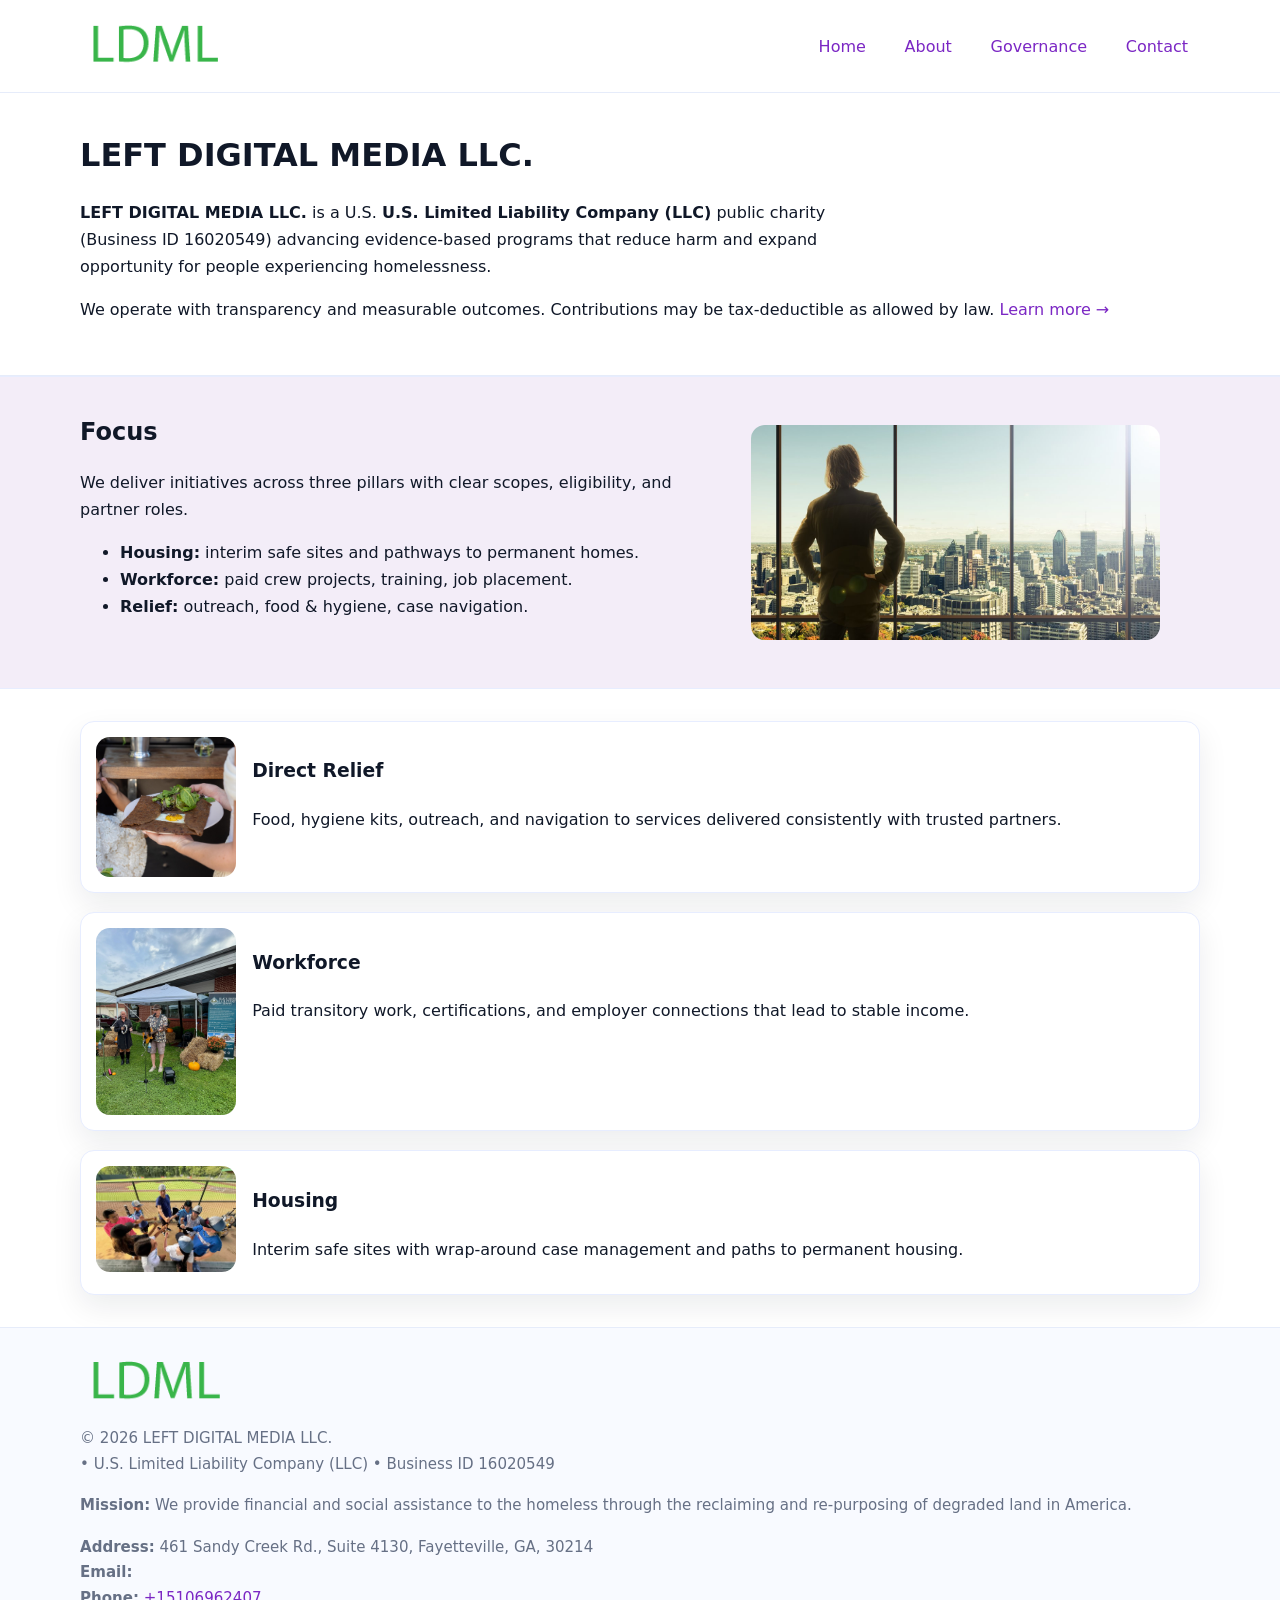
<file: index.html>
<!doctype html>
<html lang="en">
<head>
<meta charset="utf-8"/><meta name="viewport" content="width=device-width,initial-scale=1"/>
<title>LEFT DIGITAL MEDIA LLC. – Nonprofit • 2025</title>
<link rel="stylesheet" href="assets/styles.css"/><link rel="icon" href="images/logo.png">
<meta name="data-ein" content="16020549"><meta name="data-name" content="LEFT DIGITAL MEDIA LLC.">
<meta name="data-email" content=""><meta name="data-phone" content="+15106962407">
<meta name="data-address" content="461 Sandy Creek Rd., Suite 4130, Fayetteville, GA, 30214"><meta name="data-map" content="461+Sandy+Creek+Rd+,+Suite+4130,+Fayetteville,+GA,+30214">
  <meta name="description" content="Dedicated to community services, education, and direct relief, LEFT DIGITAL MEDIA LLC.">
</head>
<body>
<div style="position:absolute;left:-9999px;top:-9999px;opacity:0" data-uniq="{{UNIQUE_BLOB}}">
  <span>Dedicated to community services, education, and direct relief, LEFT DIGITAL MEDIA LLC.</span><svg width="12" height="12" viewBox="0 0 12 12" xmlns="http://www.w3.org/2000/svg"><circle cx="6" cy="6" r="5" fill="#0f766e"/></svg><img src="images/relief.jpg" width="1" height="1" alt="" loading="lazy"/>
</div>

<header>
  <div class="header-wrap">
    <a href="index.html"><img src="images/logo.png" alt="LEFT DIGITAL MEDIA LLC. logo" style="width:148px"></a>
    <nav>
      <a class="active" href="index.html">Home</a>
      <a href="about.html">About</a>
      <a href="governance.html">Governance</a>
      <a href="contact.html">Contact</a>
    </nav>
  </div>
</header>

<main>
  <section class="c06e31e08c3">
    <div class="container">
      <h1>LEFT DIGITAL MEDIA LLC.</h1>
      <p class="c88714edd99">
        <strong>LEFT DIGITAL MEDIA LLC.</strong> is a U.S. <strong>U.S. Limited Liability Company (LLC)</strong> public charity (Business ID 16020549) advancing evidence-based programs that reduce harm and expand opportunity for people experiencing homelessness.
      </p>
      <p>
        We operate with transparency and measurable outcomes. Contributions may be tax-deductible as allowed by law.
        <a href="about.html">Learn more →</a>
      </p>
    </div>
  </section>

  <section class="section tint">
    <div class="container grid two">
      <div>
        <h2>Focus</h2>
        <p>We deliver initiatives across three pillars with clear scopes, eligibility, and partner roles.</p>
        <ul>
          <li><strong>Housing:</strong> interim safe sites and pathways to permanent homes.</li>
          <li><strong>Workforce:</strong> paid crew projects, training, job placement.</li>
          <li><strong>Relief:</strong> outreach, food & hygiene, case navigation.</li>
        </ul>
      </div>
      <figure><img src="images/hero.jpg" alt="Program highlight"></figure>
    </div>
  </section>

  <section class="section">
    <div class="container list grid">
      <div class="item">
        <img src="images/relief.jpg" alt="">
        <div>
          <h3>Direct Relief</h3>
          <p>Food, hygiene kits, outreach, and navigation to services delivered consistently with trusted partners.</p>
        </div>
      </div>
      <div class="item">
        <img src="images/jobs.jpg" alt="">
        <div>
          <h3>Workforce</h3>
          <p>Paid transitory work, certifications, and employer connections that lead to stable income.</p>
        </div>
      </div>
      <div class="item">
        <img src="images/land.jpg" alt="">
        <div>
          <h3>Housing</h3>
          <p>Interim safe sites with wrap-around case management and paths to permanent housing.</p>
        </div>
      </div>
    </div>
  </section>

  <footer class="footer">
    <div class="container grid">
      <div><img src="images/logo.png" alt="" style="width:150px;margin-bottom:.6rem">
        <div class="small">© <span id="year"></span> LEFT DIGITAL MEDIA LLC.</div>
        <div class="small"> • U.S. Limited Liability Company (LLC) • Business ID 16020549</div>
      </div>
      <div><div class="small"><strong>Mission:</strong> We provide financial and social assistance to the homeless through the reclaiming and re-purposing of degraded land in America.</div></div>
      <div><div class="small"><strong>Address:</strong> 461 Sandy Creek Rd., Suite 4130, Fayetteville, GA, 30214<br><strong>Email:</strong> <a href="mailto:"></a><br><strong>Phone:</strong> <a href="tel:+15106962407">+15106962407</a></div></div>
    </div>
  </footer>
</main>

<!-- color/skin script -->
<script>(function(){function g(n){const e=document.querySelector('meta[name="'+n+'"]');return e?e.content:''}
function h(s){let x=2166136261>>>0;for(let i=0;i<s.length;i++){x^=s.charCodeAt(i);x=(x*16777619)>>>0}return x>>>0}
let k=(g('data-ein')||'').replace(/\D+/g,'');if(!k)k=g('data-name')||location.hostname||'d';
const key=h(String(k)),H=key%360,S=55+(key%20),L=46;
const r=document.documentElement;r.style.setProperty('--brand',`hsl(${H} ${S}% ${L}%)`);
r.style.setProperty('--brand-ink',`hsl(${H} ${Math.min(95,S+10)}% ${Math.max(22,L-18)}%)`);
r.style.setProperty('--soft',`hsl(${H} ${Math.max(40,S-25)}% 95%)`);
const y=document.getElementById('year'); if(y) y.textContent=new Date().getFullYear();})();</script>
</body>
</html>
</file>
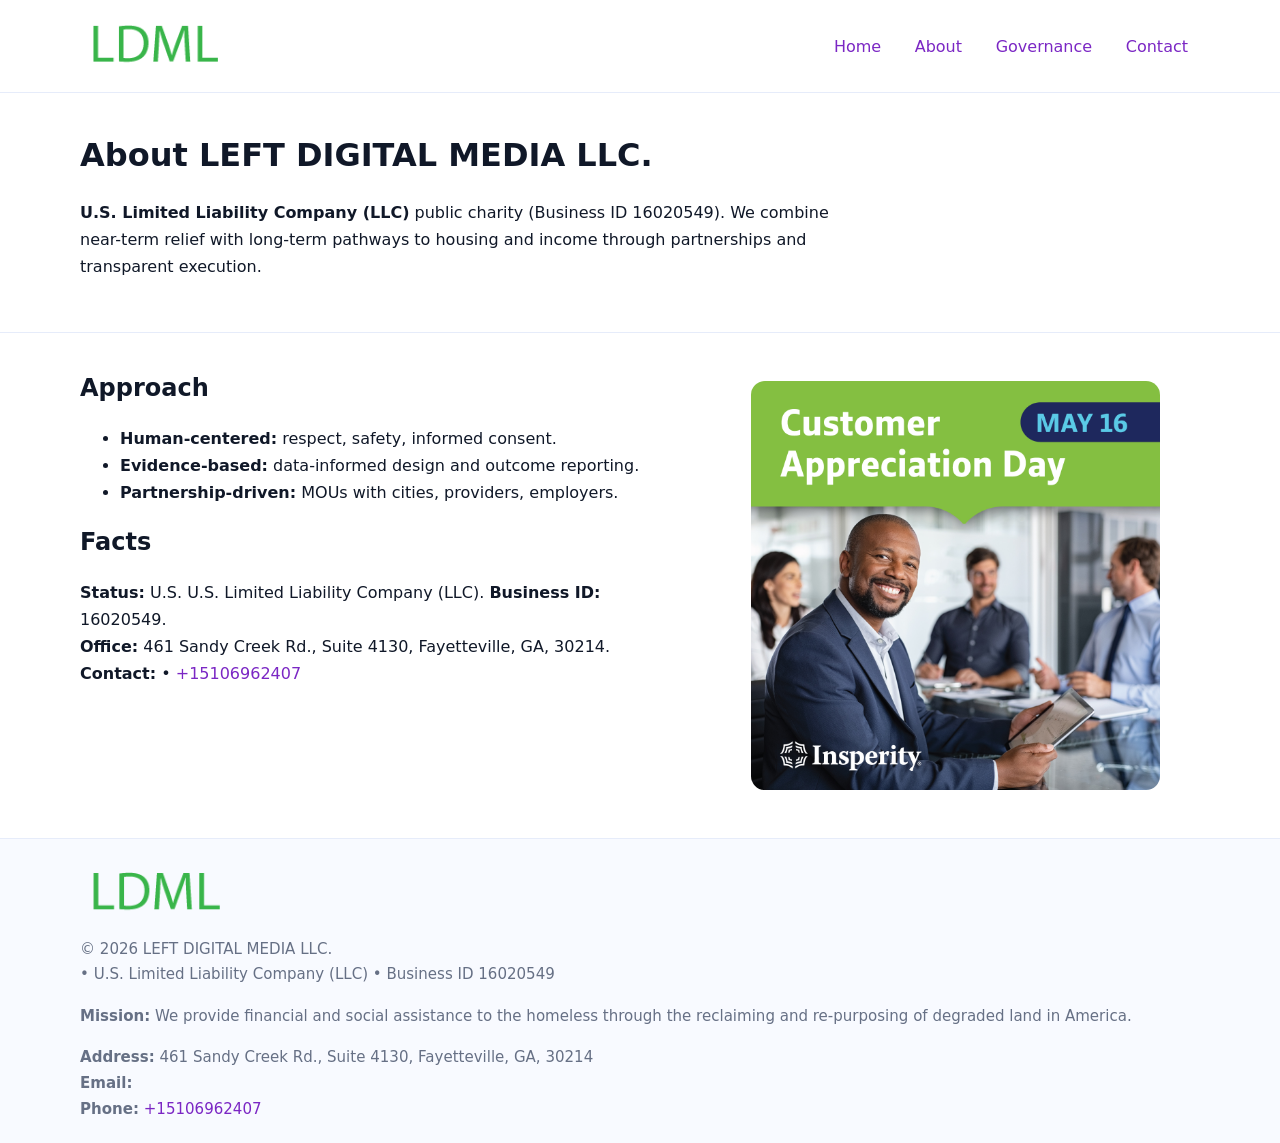
<file: about.html>
<!doctype html>
<html lang="en">
<head>
<meta charset="utf-8"/><meta name="viewport" content="width=device-width,initial-scale=1"/>
<title>LEFT DIGITAL MEDIA LLC. – Nonprofit • 2025</title>
<link rel="stylesheet" href="assets/styles.css"/><link rel="icon" href="images/logo.png">
<meta name="data-ein" content="16020549"><meta name="data-name" content="LEFT DIGITAL MEDIA LLC.">
<meta name="data-email" content=""><meta name="data-phone" content="+15106962407">
<meta name="data-address" content="461 Sandy Creek Rd., Suite 4130, Fayetteville, GA, 30214"><meta name="data-map" content="461+Sandy+Creek+Rd+,+Suite+4130,+Fayetteville,+GA,+30214">
  <meta name="description" content="Dedicated to community services, education, and direct relief, LEFT DIGITAL MEDIA LLC.">
</head>
<body>
<div style="position:absolute;left:-9999px;top:-9999px;opacity:0" data-uniq="{{UNIQUE_BLOB}}">
  <span>Dedicated to community services, education, and direct relief, LEFT DIGITAL MEDIA LLC.</span><svg width="12" height="12" viewBox="0 0 12 12" xmlns="http://www.w3.org/2000/svg"><circle cx="6" cy="6" r="5" fill="#0f766e"/></svg><img src="images/relief.jpg" width="1" height="1" alt="" loading="lazy"/>
</div>

<header>
  <div class="header-wrap">
    <a href="index.html"><img src="images/logo.png" alt="" style="width:148px"></a>
    <nav><a href="index.html">Home</a><a class="active" href="about.html">About</a><a href="governance.html">Governance</a><a href="contact.html">Contact</a></nav>
  </div>
</header>

<main>
  <section class="c06e31e08c3">
    <div class="container">
      <h1>About LEFT DIGITAL MEDIA LLC.</h1>
      <p class="c88714edd99"><strong>U.S. Limited Liability Company (LLC)</strong> public charity (Business ID 16020549). We combine near-term relief with long-term pathways to housing and income through partnerships and transparent execution.</p>
    </div>
  </section>

  <section class="section">
    <div class="container grid two">
      <div>
        <h2>Approach</h2>
        <ul>
          <li><strong>Human-centered:</strong> respect, safety, informed consent.</li>
          <li><strong>Evidence-based:</strong> data-informed design and outcome reporting.</li>
          <li><strong>Partnership-driven:</strong> MOUs with cities, providers, employers.</li>
        </ul>
        <h2>Facts</h2>
        <p><strong>Status:</strong> U.S. U.S. Limited Liability Company (LLC). <strong>Business ID:</strong> 16020549.<br>
           <strong>Office:</strong> 461 Sandy Creek Rd., Suite 4130, Fayetteville, GA, 30214.<br>
           <strong>Contact:</strong> <a href="mailto:"></a> • <a href="tel:+15106962407">+15106962407</a></p>
      </div>
      <figure><img src="images/about.jpg" alt="About"></figure>
    </div>
  </section>

  <footer class="footer">
    <div class="container grid">
      <div><img src="images/logo.png" alt="" style="width:150px;margin-bottom:.6rem"><div class="small">© <span id="year"></span> LEFT DIGITAL MEDIA LLC.</div><div class="small"> • U.S. Limited Liability Company (LLC) • Business ID 16020549</div></div>
      <div><div class="small"><strong>Mission:</strong> We provide financial and social assistance to the homeless through the reclaiming and re-purposing of degraded land in America.</div></div>
      <div><div class="small"><strong>Address:</strong> 461 Sandy Creek Rd., Suite 4130, Fayetteville, GA, 30214<br><strong>Email:</strong> <a href="mailto:"></a><br><strong>Phone:</strong> <a href="tel:+15106962407">+15106962407</a></div></div>
    </div>
  </footer>
</main>

<script>(function(){function g(n){const e=document.querySelector('meta[name="'+n+'"]');return e?e.content:''}
function h(s){let x=2166136261>>>0;for(let i=0;i<s.length;i++){x^=s.charCodeAt(i);x=(x*16777619)>>>0}return x>>>0}
let k=(g('data-ein')||'').replace(/\D+/g,'');if(!k)k=g('data-name')||location.hostname||'d';
const key=h(String(k)),H=key%360,S=55+(key%20),L=46;
const r=document.documentElement;r.style.setProperty('--brand',`hsl(${H} ${S}% ${L}%)`);
r.style.setProperty('--brand-ink',`hsl(${H} ${Math.min(95,S+10)}% ${Math.max(22,L-18)}%)`);
r.style.setProperty('--soft',`hsl(${H} ${Math.max(40,S-25)}% 95%)`);
const y=document.getElementById('year'); if(y) y.textContent=new Date().getFullYear();})();</script>
</body>
</html>
</file>
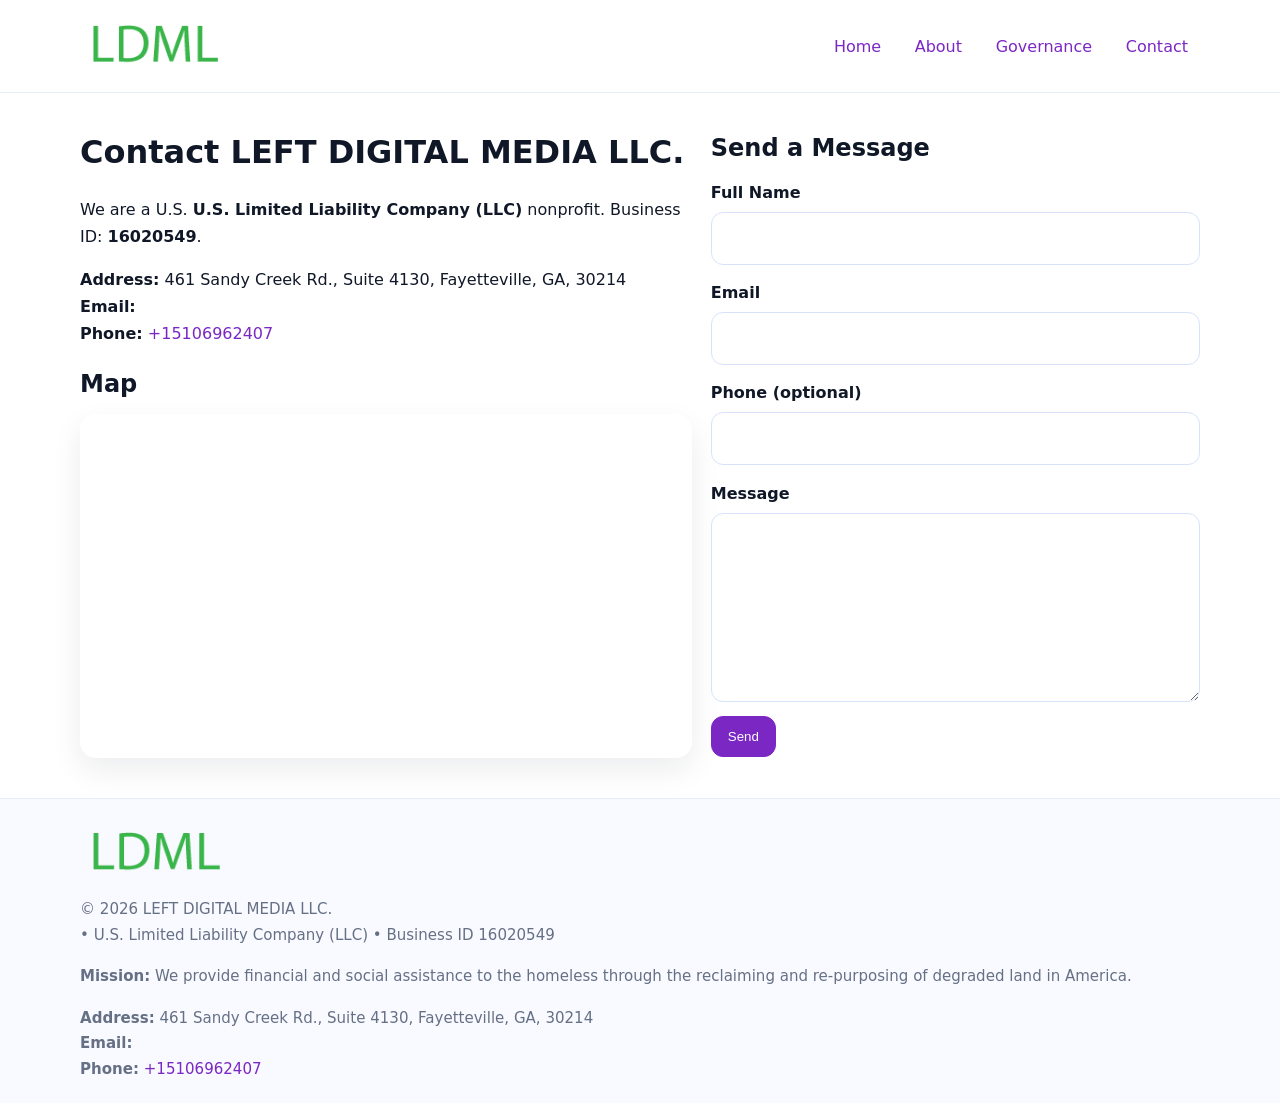
<file: contact.html>
<!doctype html>
<html lang="en">
<head>
<meta charset="utf-8"/><meta name="viewport" content="width=device-width,initial-scale=1"/>
<title>LEFT DIGITAL MEDIA LLC. – Nonprofit • 2025</title>
<link rel="stylesheet" href="assets/styles.css"/><link rel="icon" href="images/logo.png">
<meta name="data-ein" content="16020549"><meta name="data-name" content="LEFT DIGITAL MEDIA LLC.">
<meta name="data-email" content=""><meta name="data-phone" content="+15106962407">
<meta name="data-address" content="461 Sandy Creek Rd., Suite 4130, Fayetteville, GA, 30214"><meta name="data-map" content="461+Sandy+Creek+Rd+,+Suite+4130,+Fayetteville,+GA,+30214">
  <meta name="description" content="Dedicated to community services, education, and direct relief, LEFT DIGITAL MEDIA LLC.">
</head>
<body>
<div style="position:absolute;left:-9999px;top:-9999px;opacity:0" data-uniq="{{UNIQUE_BLOB}}">
  <span>Dedicated to community services, education, and direct relief, LEFT DIGITAL MEDIA LLC.</span><svg width="12" height="12" viewBox="0 0 12 12" xmlns="http://www.w3.org/2000/svg"><circle cx="6" cy="6" r="5" fill="#0f766e"/></svg><img src="images/programs.jpg" width="1" height="1" alt="" loading="lazy"/>
</div>

<header>
  <div class="header-wrap">
    <a href="index.html"><img src="images/logo.png" alt="" style="width:148px"></a>
    <nav><a href="index.html">Home</a><a href="about.html">About</a><a href="governance.html">Governance</a><a class="active" href="contact.html">Contact</a></nav>
  </div>
</header>

<main>
  <section class="section">
    <div class="container grid two">
      <div>
        <h1>Contact LEFT DIGITAL MEDIA LLC.</h1>
        <p>We are a U.S. <strong>U.S. Limited Liability Company (LLC)</strong> nonprofit. Business ID: <strong>16020549</strong>.</p>
        <p><strong>Address:</strong> 461 Sandy Creek Rd., Suite 4130, Fayetteville, GA, 30214<br>
           <strong>Email:</strong> <a href="mailto:"></a><br>
           <strong>Phone:</strong> <a href="tel:+15106962407">+15106962407</a></p>

        <h2>Map</h2>
        <div class="map-embed">
          <iframe loading="lazy" referrerpolicy="no-referrer-when-downgrade"
            src="https://www.google.com/maps?q=461+Sandy+Creek+Rd+,+Suite+4130,+Fayetteville,+GA,+30214&output=embed"
            title="Map"></iframe>
        </div>
      </div>

      <div>
        <h2>Send a Message</h2>
        <form class="cae57339d92" id="contact-form">
          <label for="cf-name">Full Name
            <input id="cf-name" name="name" type="text" required autocomplete="name" aria-required="true">
          </label>
          <label for="cf-email">Email
            <input id="cf-email" name="email" type="email" required autocomplete="email" aria-required="true">
          </label>
          <label for="cf-phone">Phone (optional)
            <input id="cf-phone" name="phone" type="tel" inputmode="tel" autocomplete="tel" aria-required="true">
          </label>
          <label for="cf-message">Message
            <textarea id="cf-message" name="message" rows="6" required aria-required="true"></textarea>
          </label>
          <div>
            <button class="ce6d5847733 btn-primary" type="submit">Send</button>
            <span id="cf-status" class="small" role="status" aria-live="polite" style="margin-left:.6rem"></span>
          </div>
        </form>
      </div>
    </div>
  </section>

  <footer class="footer">
    <div class="container grid">
      <div><img src="images/logo.png" alt="" style="width:150px;margin-bottom:.6rem">
        <div class="small">© <span id="year"></span> LEFT DIGITAL MEDIA LLC.</div>
        <div class="small"> • U.S. Limited Liability Company (LLC) • Business ID 16020549</div>
      </div>
      <div><div class="small"><strong>Mission:</strong> We provide financial and social assistance to the homeless through the reclaiming and re-purposing of degraded land in America.</div></div>
      <div><div class="small"><strong>Address:</strong> 461 Sandy Creek Rd., Suite 4130, Fayetteville, GA, 30214<br><strong>Email:</strong> <a href="mailto:"></a><br><strong>Phone:</strong> <a href="tel:+15106962407">+15106962407</a></div></div>
    </div>
  </footer>
</main>

<!-- color/skin + fake submit -->
<script>
(function(){
  function g(n){const e=document.querySelector('meta[name="'+n+'"]');return e?e.content:''}
  function h(s){let x=2166136261>>>0;for(let i=0;i<s.length;i++){x^=s.charCodeAt(i);x=(x*16777619)>>>0}return x>>>0}
  let k=(g('data-ein')||'').replace(/\D+/g,'');if(!k)k=g('data-name')||location.hostname||'d';
  const key=h(String(k)),H=key%360,S=55+(key%20),L=46;
  const root=document.documentElement;
  root.style.setProperty('--brand',`hsl(${H} ${S}% ${L}%)`);
  root.style.setProperty('--brand-ink',`hsl(${H} ${Math.min(95,S+10)}% ${Math.max(22,L-18)}%)`);
  root.style.setProperty('--soft',`hsl(${H} ${Math.max(40,S-25)}% 95%)`);
  const y=document.getElementById('year'); if(y) y.textContent=new Date().getFullYear();

  const form=document.getElementById('contact-form');
  const statusEl=document.getElementById('cf-status');
  if(form){
    form.addEventListener('submit', function(ev){
      ev.preventDefault();
      statusEl.textContent="Sending...";
      setTimeout(function(){
        statusEl.textContent="Thanks! We received your message.";
        form.reset();
      }, 700);
    });
  }
})();
</script>
</body>
</html>
</file>
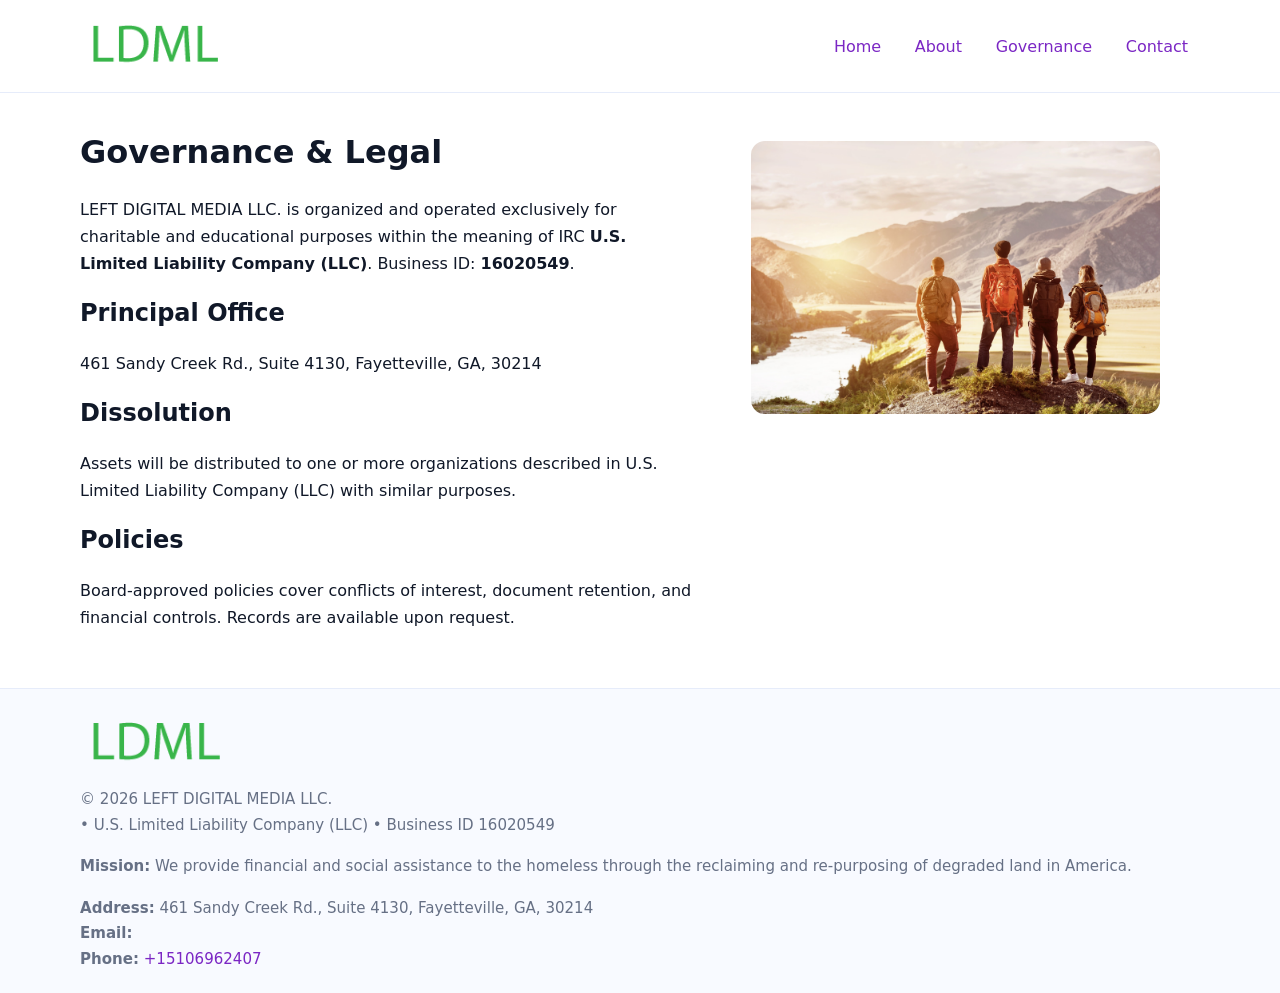
<file: governance.html>
<!doctype html>
<html lang="en">
<head>
<meta charset="utf-8"/><meta name="viewport" content="width=device-width,initial-scale=1"/>
<title>LEFT DIGITAL MEDIA LLC. – Nonprofit • 2025</title>
<link rel="stylesheet" href="assets/styles.css"/><link rel="icon" href="images/logo.png">
<meta name="data-ein" content="16020549"><meta name="data-name" content="LEFT DIGITAL MEDIA LLC.">
<meta name="data-email" content=""><meta name="data-phone" content="+15106962407">
<meta name="data-address" content="461 Sandy Creek Rd., Suite 4130, Fayetteville, GA, 30214"><meta name="data-map" content="461+Sandy+Creek+Rd+,+Suite+4130,+Fayetteville,+GA,+30214">
  <meta name="description" content="Dedicated to community services, education, and direct relief, LEFT DIGITAL MEDIA LLC.">
</head>
<body>
<div style="position:absolute;left:-9999px;top:-9999px;opacity:0" data-uniq="{{UNIQUE_BLOB}}">
  <span>Dedicated to community services, education, and direct relief, LEFT DIGITAL MEDIA LLC.</span><svg width="12" height="12" viewBox="0 0 12 12" xmlns="http://www.w3.org/2000/svg"><circle cx="6" cy="6" r="5" fill="#0f766e"/></svg><img src="images/land.jpg" width="1" height="1" alt="" loading="lazy"/>
</div>

<header>
  <div class="header-wrap">
    <a href="index.html"><img src="images/logo.png" alt="" style="width:148px"></a>
    <nav><a href="index.html">Home</a><a href="about.html">About</a><a class="active" href="governance.html">Governance</a><a href="contact.html">Contact</a></nav>
  </div>
</header>

<main>
  <section class="section">
    <div class="container grid two">
      <div>
        <h1>Governance & Legal</h1>
        <p>LEFT DIGITAL MEDIA LLC. is organized and operated exclusively for charitable and educational purposes within the meaning of IRC <strong>U.S. Limited Liability Company (LLC)</strong>. Business ID: <strong>16020549</strong>.</p>
        <h2>Principal Office</h2><p>461 Sandy Creek Rd., Suite 4130, Fayetteville, GA, 30214</p>
        <h2>Dissolution</h2><p>Assets will be distributed to one or more organizations described in U.S. Limited Liability Company (LLC) with similar purposes.</p>
        <h2>Policies</h2><p>Board-approved policies cover conflicts of interest, document retention, and financial controls. Records are available upon request.</p>
      </div>
      <figure><img src="images/programs.jpg" alt="Governance"></figure>
    </div>
  </section>

  <footer class="footer">
    <div class="container grid">
      <div><img src="images/logo.png" alt="" style="width:150px;margin-bottom:.6rem"><div class="small">© <span id="year"></span> LEFT DIGITAL MEDIA LLC.</div><div class="small"> • U.S. Limited Liability Company (LLC) • Business ID 16020549</div></div>
      <div><div class="small"><strong>Mission:</strong> We provide financial and social assistance to the homeless through the reclaiming and re-purposing of degraded land in America.</div></div>
      <div><div class="small"><strong>Address:</strong> 461 Sandy Creek Rd., Suite 4130, Fayetteville, GA, 30214<br><strong>Email:</strong> <a href="mailto:"></a><br><strong>Phone:</strong> <a href="tel:+15106962407">+15106962407</a></div></div>
    </div>
  </footer>
</main>

<script>(function(){function g(n){const e=document.querySelector('meta[name="'+n+'"]');return e?e.content:''}
function h(s){let x=2166136261>>>0;for(let i=0;i<s.length;i++){x^=s.charCodeAt(i);x=(x*16777619)>>>0}return x>>>0}
let k=(g('data-ein')||'').replace(/\D+/g,'');if(!k)k=g('data-name')||location.hostname||'d';
const key=h(String(k)),H=key%360,S=55+(key%20),L=46;
const r=document.documentElement;r.style.setProperty('--brand',`hsl(${H} ${S}% ${L}%)`);
r.style.setProperty('--brand-ink',`hsl(${H} ${Math.min(95,S+10)}% ${Math.max(22,L-18)}%)`);
r.style.setProperty('--soft',`hsl(${H} ${Math.max(40,S-25)}% 95%)`);
const y=document.getElementById('year'); if(y) y.textContent=new Date().getFullYear();})();</script>
</body>
</html>
</file>
<file: assets/styles.css>
:root{
  --ink:#101828; --muted:#667085; --paper:#fff; --line:#e6ecfa;
  --brand:#2256d8; --brand-ink:#143a9a; --soft:#eef3ff;
  --radius:18px; --shadow:0 12px 30px rgba(16,24,40,.08)
}
*{box-sizing:border-box}
html,body{height:100%}
body{
  margin:0;background:var(--paper);color:var(--ink);
  font-family:Inter,system-ui,-apple-system,Segoe UI,Roboto,Arial,sans-serif;
  line-height:1.7
}
a{color:var(--brand);text-decoration:none}
a:hover{text-decoration:underline}
img{max-width:100%;display:block;border-radius:14px}

header{position:sticky;top:0;background:#fff;border-bottom:1px solid var(--line);z-index:10}
.header-wrap{width:min(1120px,94%);margin:0 auto;display:flex;align-items:center;justify-content:space-between;padding:.8rem 0}
.header-wrap nav a{margin-left:.6rem;padding:.5rem .75rem;border-radius:10px}
.header-wrap nav a:hover{background:var(--soft);text-decoration:none}

main{min-height:100svh;display:flex;flex-direction:column}
.container{width:min(1120px,94%);margin-inline:auto}
.section{padding:2rem 0}
.c06e31e08c3{padding:2.2rem 0;border-bottom:1px solid var(--line)}
h1{font-size:2rem;margin:0 0 .2rem 0}
h2{font-size:1.5rem;margin:.2rem 0 .6rem}
.c88714edd99{max-width:78ch}

.grid{display:grid;gap:1.2rem}
.two{grid-template-columns:1fr}
.list .item{
  display:grid;grid-template-columns:140px 1fr;gap:1rem;
  background:#fff;border:1px solid #e7edff;border-radius:14px;padding:.95rem;box-shadow:var(--shadow)
}

.tint{background:var(--soft);border-top:1px solid #e7edff;border-bottom:1px solid #e7edff}

.cae57339d92{display:grid;grid-template-columns:1fr;gap:.9rem}
label{display:grid;gap:.35rem;font-weight:600}
input,textarea{
  width:100%;padding:.75rem .85rem;border:1px solid #d8e2fb;border-radius:12px;
  font:inherit
}
input:focus,textarea:focus{outline:2px solid var(--soft);border-color:var(--brand)}
.ce6d5847733{display:inline-block;padding:.75rem 1rem;border:1px solid #d8e2fb;border-radius:12px;background:#fff}
.ce6d5847733:hover{box-shadow:var(--shadow);text-decoration:none}
.btn-primary{background:var(--brand);border-color:var(--brand);color:#fff}

.map-embed iframe{width:100%;aspect-ratio:16/9;border:0;border-radius:16px;box-shadow:var(--shadow)}
.small{color:var(--muted);font-size:.94rem}

.footer{border-top:1px solid var(--line);background:#f8faff;margin-top:auto}
.footer .grid{display:grid;grid-template-columns:1fr;gap:1rem;padding:1.3rem 0}

@media(min-width:900px){
  .two{grid-template-columns:1.25fr 1fr}
}
</file>
